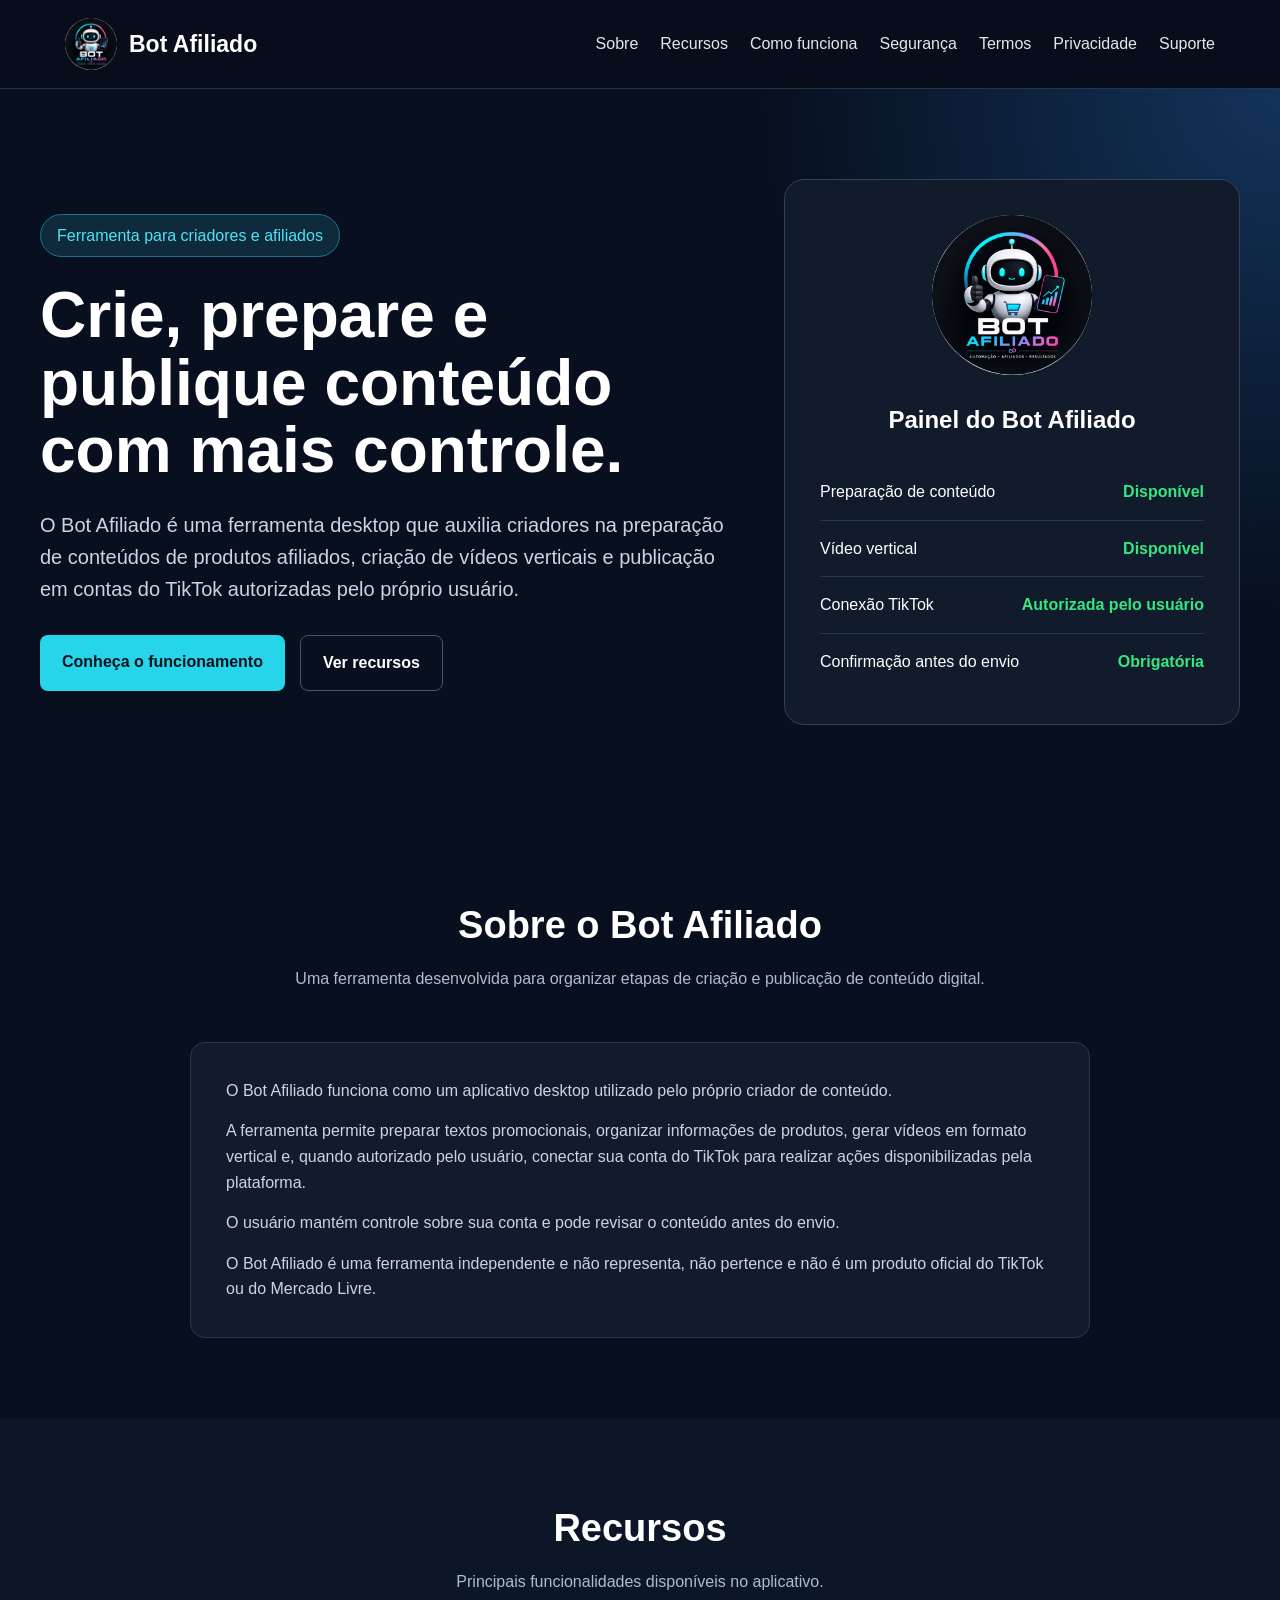
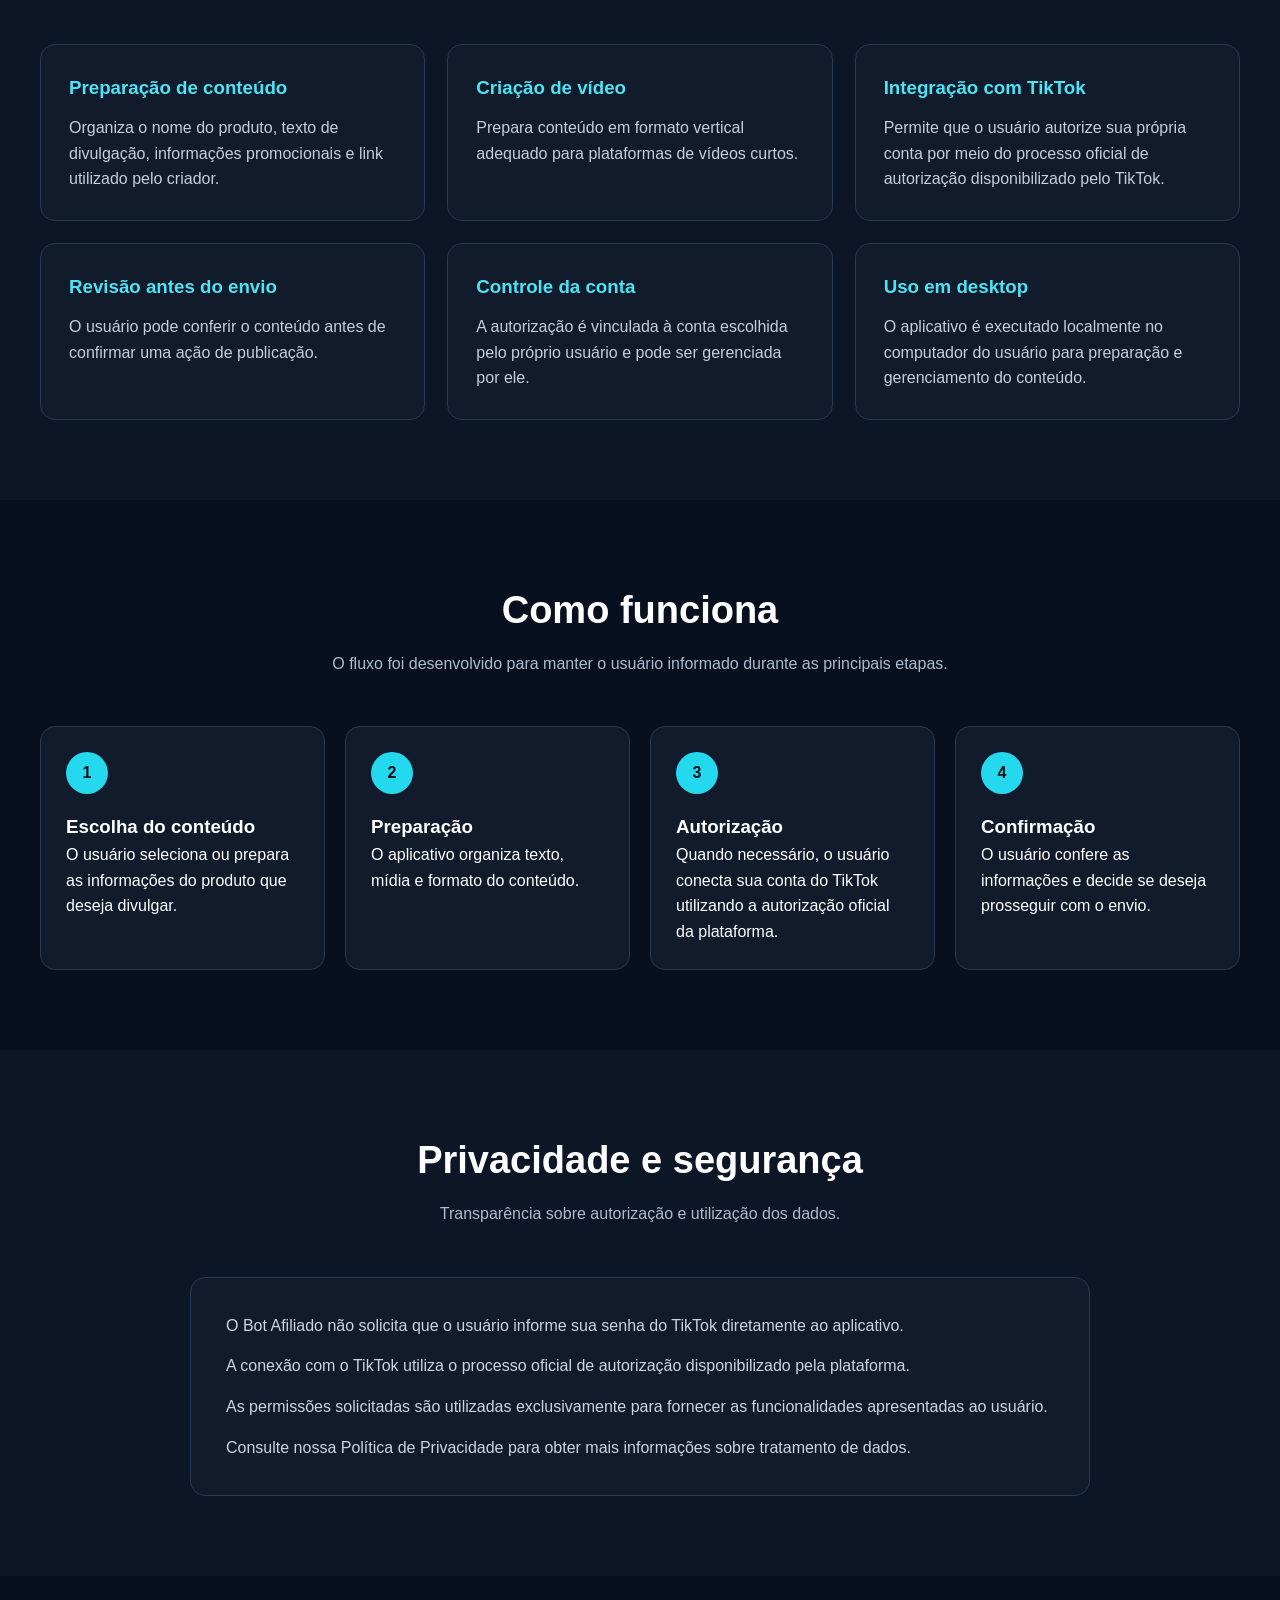
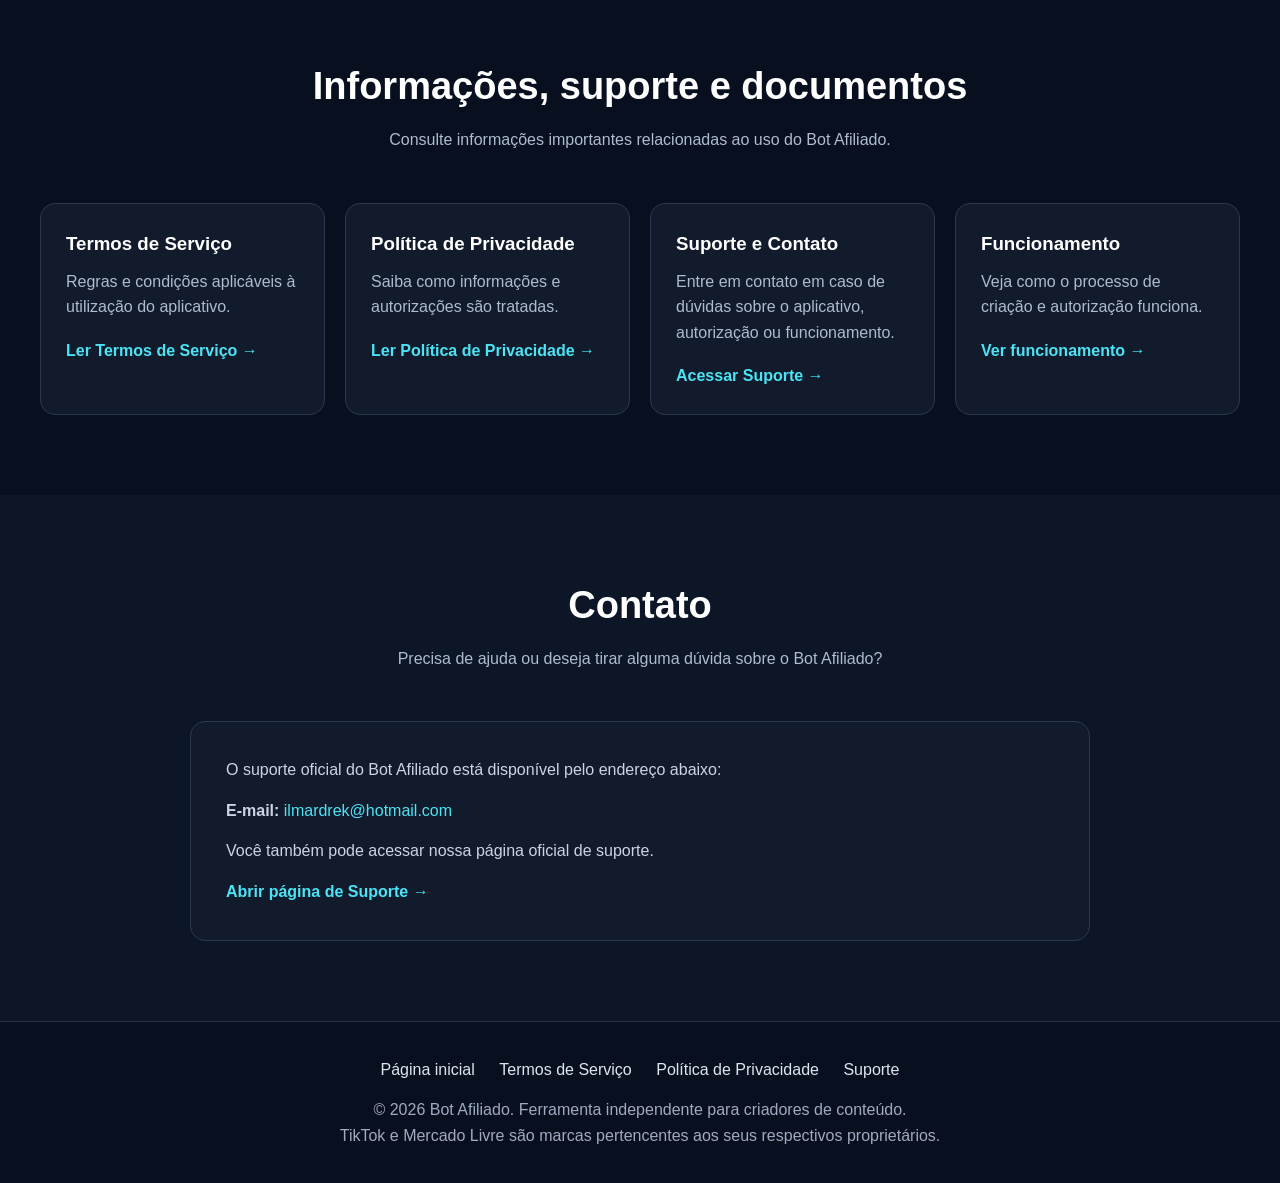
<file: index.html>
<!DOCTYPE html>
<html lang="pt-BR">
<head>
    <meta charset="UTF-8">
    <meta name="viewport" content="width=device-width, initial-scale=1.0">

    <title>Bot Afiliado | Ferramenta para Criadores de Conteúdo</title>

    <meta name="description"
          content="Bot Afiliado é uma ferramenta desktop para criação, preparação e publicação de conteúdos de produtos afiliados com integração autorizada pelo usuário ao TikTok.">

    <link rel="icon" type="image/png" href="bot_afiliado_1024x1024.png">

    <style>
        * {
            box-sizing: border-box;
            margin: 0;
            padding: 0;
        }

        body {
            font-family: Arial, Helvetica, sans-serif;
            background: #08101f;
            color: #ffffff;
            line-height: 1.6;
        }

        a {
            text-decoration: none;
            color: inherit;
        }

        header {
            background: #070d1a;
            border-bottom: 1px solid #26334b;
            position: sticky;
            top: 0;
            z-index: 10;
        }

        .nav {
            max-width: 1200px;
            margin: auto;
            padding: 18px 25px;
            display: flex;
            align-items: center;
            justify-content: space-between;
            gap: 20px;
        }

        .brand {
            display: flex;
            align-items: center;
            gap: 12px;
            font-size: 23px;
            font-weight: bold;
        }

        .brand img {
            width: 52px;
            height: 52px;
            border-radius: 50%;
        }

        .menu {
            display: flex;
            gap: 22px;
            flex-wrap: wrap;
        }

        .menu a {
            color: #e5e7eb;
        }

        .menu a:hover {
            color: #24d8ee;
        }

        .hero {
            padding: 90px 25px;
            background:
                radial-gradient(circle at top right, #12335a 0%, transparent 35%),
                #08101f;
        }

        .hero-container {
            max-width: 1200px;
            margin: auto;
            display: grid;
            grid-template-columns: 1.2fr 0.8fr;
            gap: 60px;
            align-items: center;
        }

        .badge {
            display: inline-block;
            border: 1px solid #1b7590;
            background: #102a3d;
            color: #4ce3f5;
            padding: 8px 16px;
            border-radius: 30px;
            margin-bottom: 25px;
        }

        h1 {
            font-size: 64px;
            line-height: 1.05;
            margin-bottom: 25px;
        }

        .hero p {
            color: #cbd5e1;
            font-size: 20px;
            max-width: 700px;
            margin-bottom: 30px;
        }

        .buttons {
            display: flex;
            gap: 15px;
            flex-wrap: wrap;
        }

        .button {
            display: inline-block;
            padding: 14px 22px;
            border-radius: 8px;
            font-weight: bold;
        }

        .primary {
            background: #26d5ea;
            color: #03121b;
        }

        .secondary {
            border: 1px solid #475569;
            color: #ffffff;
        }

        .panel {
            background: #111b2b;
            border: 1px solid #334155;
            border-radius: 20px;
            padding: 35px;
            text-align: center;
        }

        .panel img {
            width: 160px;
            max-width: 100%;
            margin-bottom: 18px;
            border-radius: 50%;
        }

        .panel h2 {
            margin-bottom: 25px;
        }

        .status {
            display: flex;
            justify-content: space-between;
            gap: 15px;
            padding: 15px 0;
            border-bottom: 1px solid #293548;
            text-align: left;
        }

        .status:last-child {
            border-bottom: none;
        }

        .ok {
            color: #35e681;
            font-weight: bold;
        }

        section {
            padding: 80px 25px;
        }

        .container {
            max-width: 1200px;
            margin: auto;
        }

        .section-title {
            text-align: center;
            margin-bottom: 50px;
        }

        .section-title h2 {
            font-size: 38px;
            margin-bottom: 10px;
        }

        .section-title p {
            color: #aebbd0;
            max-width: 760px;
            margin: auto;
        }

        .cards {
            display: grid;
            grid-template-columns: repeat(3, 1fr);
            gap: 22px;
        }

        .card {
            background: #111b2b;
            border: 1px solid #2b3950;
            border-radius: 15px;
            padding: 28px;
        }

        .card h3 {
            margin-bottom: 12px;
            color: #4ce3f5;
        }

        .card p {
            color: #c4cedc;
        }

        .light-section {
            background: #0c1627;
        }

        .steps {
            display: grid;
            grid-template-columns: repeat(4, 1fr);
            gap: 20px;
        }

        .step {
            background: #111b2b;
            border-radius: 15px;
            padding: 25px;
            border: 1px solid #2b3950;
        }

        .number {
            width: 42px;
            height: 42px;
            display: flex;
            justify-content: center;
            align-items: center;
            background: #24d8ee;
            color: #061019;
            font-weight: bold;
            border-radius: 50%;
            margin-bottom: 18px;
        }

        .info-box {
            max-width: 900px;
            margin: auto;
            background: #111b2b;
            border: 1px solid #2b3950;
            padding: 35px;
            border-radius: 15px;
        }

        .info-box p {
            color: #cbd5e1;
            margin-bottom: 15px;
        }

        .info-box p:last-child {
            margin-bottom: 0;
        }

        .links-area {
            display: grid;
            grid-template-columns: repeat(4, 1fr);
            gap: 20px;
        }

        .link-card {
            background: #111b2b;
            border: 1px solid #2b3950;
            border-radius: 15px;
            padding: 25px;
        }

        .link-card h3 {
            margin-bottom: 10px;
        }

        .link-card p {
            color: #aebbd0;
            margin-bottom: 18px;
        }

        .link-card a {
            color: #4ce3f5;
            font-weight: bold;
        }

        footer {
            border-top: 1px solid #26334b;
            padding: 35px 25px;
            text-align: center;
            color: #9eabc0;
        }

        footer .footer-links {
            margin-bottom: 15px;
        }

        footer a {
            color: #dce6f2;
            margin: 0 10px;
        }

        footer a:hover {
            color: #4ce3f5;
        }

        @media (max-width: 900px) {
            .hero-container {
                grid-template-columns: 1fr;
            }

            h1 {
                font-size: 44px;
            }

            .cards,
            .steps,
            .links-area {
                grid-template-columns: 1fr;
            }

            .nav {
                flex-direction: column;
            }

            .menu {
                justify-content: center;
            }
        }
    </style>
</head>

<body>

<header>
    <nav class="nav">

        <a href="index.html" class="brand">
            <img src="bot_afiliado_1024x1024.png" alt="Logo Bot Afiliado">
            <span>Bot Afiliado</span>
        </a>

        <div class="menu">
            <a href="#sobre">Sobre</a>
            <a href="#recursos">Recursos</a>
            <a href="#funcionamento">Como funciona</a>
            <a href="#seguranca">Segurança</a>
            <a href="termos.html">Termos</a>
            <a href="privacidade.html">Privacidade</a>
            <a href="suporte.html">Suporte</a>
        </div>

    </nav>
</header>

<main>

<section class="hero">

    <div class="hero-container">

        <div>

            <span class="badge">
                Ferramenta para criadores e afiliados
            </span>

            <h1>
                Crie, prepare e publique conteúdo com mais controle.
            </h1>

            <p>
                O Bot Afiliado é uma ferramenta desktop que auxilia criadores
                na preparação de conteúdos de produtos afiliados, criação de
                vídeos verticais e publicação em contas do TikTok autorizadas
                pelo próprio usuário.
            </p>

            <div class="buttons">

                <a class="button primary" href="#funcionamento">
                    Conheça o funcionamento
                </a>

                <a class="button secondary" href="#recursos">
                    Ver recursos
                </a>

            </div>

        </div>

        <div class="panel">

            <img src="bot_afiliado_1024x1024.png"
                 alt="Bot Afiliado">

            <h2>Painel do Bot Afiliado</h2>

            <div class="status">
                <span>Preparação de conteúdo</span>
                <span class="ok">Disponível</span>
            </div>

            <div class="status">
                <span>Vídeo vertical</span>
                <span class="ok">Disponível</span>
            </div>

            <div class="status">
                <span>Conexão TikTok</span>
                <span class="ok">Autorizada pelo usuário</span>
            </div>

            <div class="status">
                <span>Confirmação antes do envio</span>
                <span class="ok">Obrigatória</span>
            </div>

        </div>

    </div>

</section>


<section id="sobre">

    <div class="container">

        <div class="section-title">

            <h2>Sobre o Bot Afiliado</h2>

            <p>
                Uma ferramenta desenvolvida para organizar etapas de criação
                e publicação de conteúdo digital.
            </p>

        </div>

        <div class="info-box">

            <p>
                O Bot Afiliado funciona como um aplicativo desktop utilizado
                pelo próprio criador de conteúdo.
            </p>

            <p>
                A ferramenta permite preparar textos promocionais, organizar
                informações de produtos, gerar vídeos em formato vertical e,
                quando autorizado pelo usuário, conectar sua conta do TikTok
                para realizar ações disponibilizadas pela plataforma.
            </p>

            <p>
                O usuário mantém controle sobre sua conta e pode revisar o
                conteúdo antes do envio.
            </p>

            <p>
                O Bot Afiliado é uma ferramenta independente e não representa,
                não pertence e não é um produto oficial do TikTok ou do
                Mercado Livre.
            </p>

        </div>

    </div>

</section>


<section id="recursos" class="light-section">

    <div class="container">

        <div class="section-title">

            <h2>Recursos</h2>

            <p>
                Principais funcionalidades disponíveis no aplicativo.
            </p>

        </div>

        <div class="cards">

            <div class="card">

                <h3>Preparação de conteúdo</h3>

                <p>
                    Organiza o nome do produto, texto de divulgação,
                    informações promocionais e link utilizado pelo criador.
                </p>

            </div>

            <div class="card">

                <h3>Criação de vídeo</h3>

                <p>
                    Prepara conteúdo em formato vertical adequado para
                    plataformas de vídeos curtos.
                </p>

            </div>

            <div class="card">

                <h3>Integração com TikTok</h3>

                <p>
                    Permite que o usuário autorize sua própria conta por meio
                    do processo oficial de autorização disponibilizado pelo TikTok.
                </p>

            </div>

            <div class="card">

                <h3>Revisão antes do envio</h3>

                <p>
                    O usuário pode conferir o conteúdo antes de confirmar uma
                    ação de publicação.
                </p>

            </div>

            <div class="card">

                <h3>Controle da conta</h3>

                <p>
                    A autorização é vinculada à conta escolhida pelo próprio
                    usuário e pode ser gerenciada por ele.
                </p>

            </div>

            <div class="card">

                <h3>Uso em desktop</h3>

                <p>
                    O aplicativo é executado localmente no computador do
                    usuário para preparação e gerenciamento do conteúdo.
                </p>

            </div>

        </div>

    </div>

</section>


<section id="funcionamento">

    <div class="container">

        <div class="section-title">

            <h2>Como funciona</h2>

            <p>
                O fluxo foi desenvolvido para manter o usuário informado
                durante as principais etapas.
            </p>

        </div>

        <div class="steps">

            <div class="step">

                <div class="number">1</div>

                <h3>Escolha do conteúdo</h3>

                <p>
                    O usuário seleciona ou prepara as informações do produto
                    que deseja divulgar.
                </p>

            </div>

            <div class="step">

                <div class="number">2</div>

                <h3>Preparação</h3>

                <p>
                    O aplicativo organiza texto, mídia e formato do conteúdo.
                </p>

            </div>

            <div class="step">

                <div class="number">3</div>

                <h3>Autorização</h3>

                <p>
                    Quando necessário, o usuário conecta sua conta do TikTok
                    utilizando a autorização oficial da plataforma.
                </p>

            </div>

            <div class="step">

                <div class="number">4</div>

                <h3>Confirmação</h3>

                <p>
                    O usuário confere as informações e decide se deseja
                    prosseguir com o envio.
                </p>

            </div>

        </div>

    </div>

</section>


<section id="seguranca" class="light-section">

    <div class="container">

        <div class="section-title">

            <h2>Privacidade e segurança</h2>

            <p>
                Transparência sobre autorização e utilização dos dados.
            </p>

        </div>

        <div class="info-box">

            <p>
                O Bot Afiliado não solicita que o usuário informe sua senha
                do TikTok diretamente ao aplicativo.
            </p>

            <p>
                A conexão com o TikTok utiliza o processo oficial de
                autorização disponibilizado pela plataforma.
            </p>

            <p>
                As permissões solicitadas são utilizadas exclusivamente para
                fornecer as funcionalidades apresentadas ao usuário.
            </p>

            <p>
                Consulte nossa Política de Privacidade para obter mais
                informações sobre tratamento de dados.
            </p>

        </div>

    </div>

</section>


<section id="informacoes">

    <div class="container">

        <div class="section-title">

            <h2>Informações, suporte e documentos</h2>

            <p>
                Consulte informações importantes relacionadas ao uso
                do Bot Afiliado.
            </p>

        </div>

        <div class="links-area">

            <div class="link-card">

                <h3>Termos de Serviço</h3>

                <p>
                    Regras e condições aplicáveis à utilização do aplicativo.
                </p>

                <a href="termos.html">
                    Ler Termos de Serviço →
                </a>

            </div>

            <div class="link-card">

                <h3>Política de Privacidade</h3>

                <p>
                    Saiba como informações e autorizações são tratadas.
                </p>

                <a href="privacidade.html">
                    Ler Política de Privacidade →
                </a>

            </div>

            <div class="link-card">

                <h3>Suporte e Contato</h3>

                <p>
                    Entre em contato em caso de dúvidas sobre o aplicativo,
                    autorização ou funcionamento.
                </p>

                <a href="suporte.html">
                    Acessar Suporte →
                </a>

            </div>

            <div class="link-card">

                <h3>Funcionamento</h3>

                <p>
                    Veja como o processo de criação e autorização funciona.
                </p>

                <a href="#funcionamento">
                    Ver funcionamento →
                </a>

            </div>

        </div>

    </div>

</section>


<section class="light-section">

    <div class="container">

        <div class="section-title">

            <h2>Contato</h2>

            <p>
                Precisa de ajuda ou deseja tirar alguma dúvida sobre
                o Bot Afiliado?
            </p>

        </div>

        <div class="info-box">

            <p>
                O suporte oficial do Bot Afiliado está disponível pelo
                endereço abaixo:
            </p>

            <p>
                <strong>E-mail:</strong>
                <a href="mailto:ilmardrek@hotmail.com"
                   style="color:#4ce3f5;">
                    ilmardrek@hotmail.com
                </a>
            </p>

            <p>
                Você também pode acessar nossa página oficial de suporte.
            </p>

            <p>
                <a href="suporte.html"
                   style="color:#4ce3f5;font-weight:bold;">
                    Abrir página de Suporte →
                </a>
            </p>

        </div>

    </div>

</section>

</main>


<footer>

    <div class="footer-links">

        <a href="index.html">
            Página inicial
        </a>

        <a href="termos.html">
            Termos de Serviço
        </a>

        <a href="privacidade.html">
            Política de Privacidade
        </a>

        <a href="suporte.html">
            Suporte
        </a>

    </div>

    <p>
        © 2026 Bot Afiliado. Ferramenta independente para criadores de conteúdo.
    </p>

    <p>
        TikTok e Mercado Livre são marcas pertencentes aos seus respectivos proprietários.
    </p>

</footer>

</body>
</html>
</file>
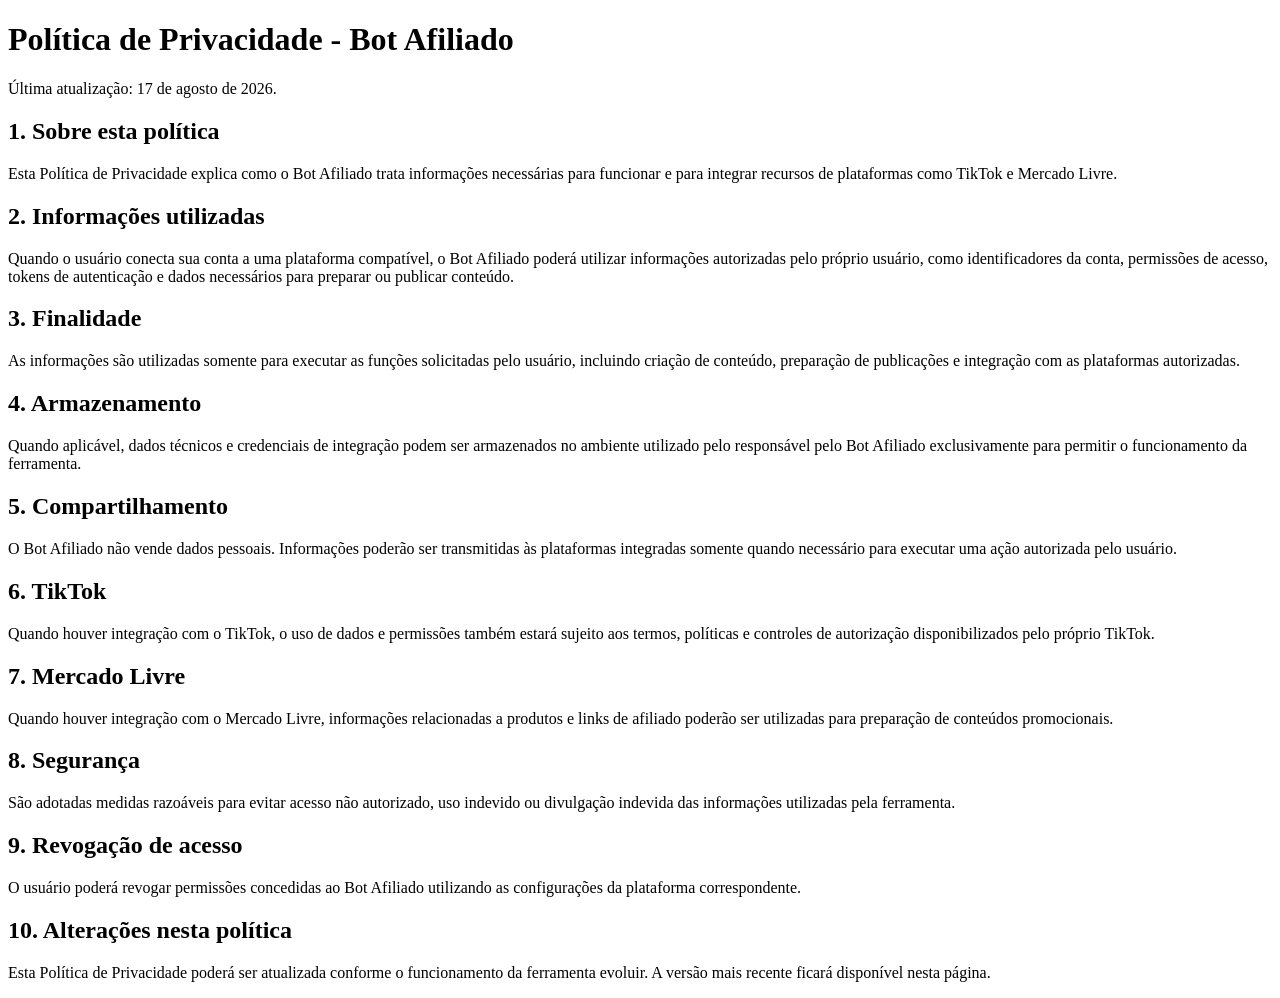
<file: privacidade.html>
<!DOCTYPE html>
<html lang="pt-BR">
<head>
  <meta charset="UTF-8">
  <meta name="viewport" content="width=device-width, initial-scale=1.0">
  <title>Política de Privacidade - Bot Afiliado</title>
</head>
<body>
  <h1>Política de Privacidade - Bot Afiliado</h1>

  <p>Última atualização: 17 de agosto de 2026.</p>

  <h2>1. Sobre esta política</h2>
  <p>
    Esta Política de Privacidade explica como o Bot Afiliado trata
    informações necessárias para funcionar e para integrar recursos
    de plataformas como TikTok e Mercado Livre.
  </p>

  <h2>2. Informações utilizadas</h2>
  <p>
    Quando o usuário conecta sua conta a uma plataforma compatível,
    o Bot Afiliado poderá utilizar informações autorizadas pelo próprio
    usuário, como identificadores da conta, permissões de acesso,
    tokens de autenticação e dados necessários para preparar ou publicar conteúdo.
  </p>

  <h2>3. Finalidade</h2>
  <p>
    As informações são utilizadas somente para executar as funções
    solicitadas pelo usuário, incluindo criação de conteúdo,
    preparação de publicações e integração com as plataformas autorizadas.
  </p>

  <h2>4. Armazenamento</h2>
  <p>
    Quando aplicável, dados técnicos e credenciais de integração podem
    ser armazenados no ambiente utilizado pelo responsável pelo Bot Afiliado
    exclusivamente para permitir o funcionamento da ferramenta.
  </p>

  <h2>5. Compartilhamento</h2>
  <p>
    O Bot Afiliado não vende dados pessoais. Informações poderão ser
    transmitidas às plataformas integradas somente quando necessário
    para executar uma ação autorizada pelo usuário.
  </p>

  <h2>6. TikTok</h2>
  <p>
    Quando houver integração com o TikTok, o uso de dados e permissões
    também estará sujeito aos termos, políticas e controles de autorização
    disponibilizados pelo próprio TikTok.
  </p>

  <h2>7. Mercado Livre</h2>
  <p>
    Quando houver integração com o Mercado Livre, informações relacionadas
    a produtos e links de afiliado poderão ser utilizadas para preparação
    de conteúdos promocionais.
  </p>

  <h2>8. Segurança</h2>
  <p>
    São adotadas medidas razoáveis para evitar acesso não autorizado,
    uso indevido ou divulgação indevida das informações utilizadas pela ferramenta.
  </p>

  <h2>9. Revogação de acesso</h2>
  <p>
    O usuário poderá revogar permissões concedidas ao Bot Afiliado
    utilizando as configurações da plataforma correspondente.
  </p>

  <h2>10. Alterações nesta política</h2>
  <p>
    Esta Política de Privacidade poderá ser atualizada conforme o
    funcionamento da ferramenta evoluir. A versão mais recente ficará
    disponível nesta página.
  </p>
</body>
</html>
</file>
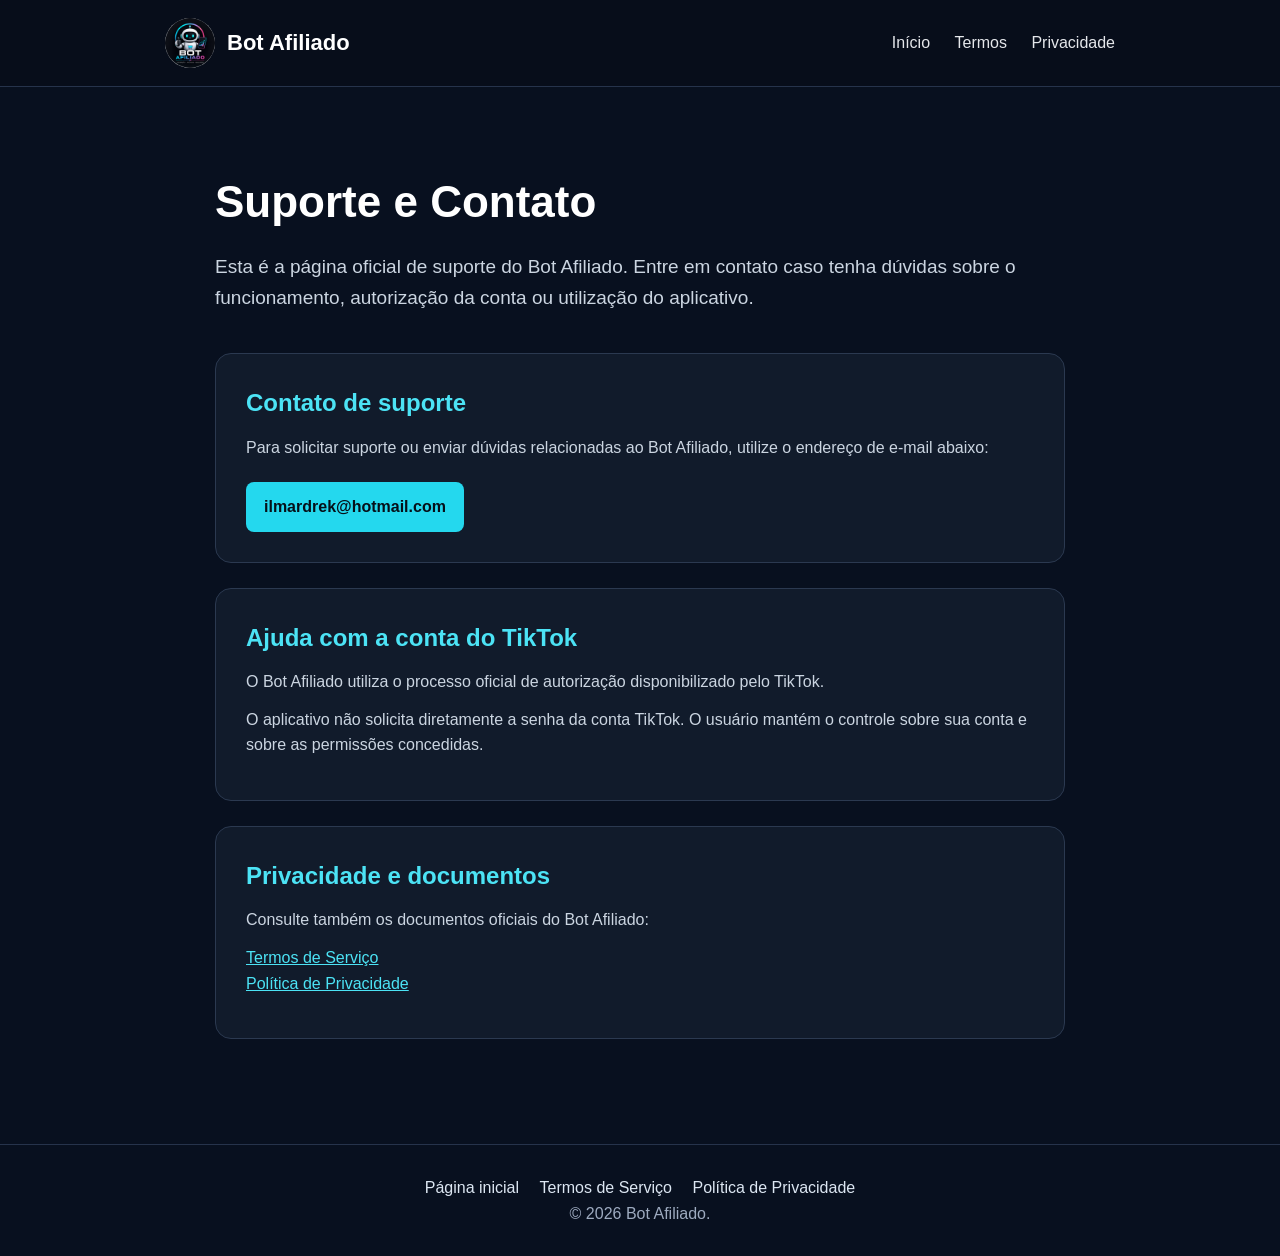
<file: suporte.html>
<!DOCTYPE html>
<html lang="pt-BR">
<head>
    <meta charset="UTF-8">
    <meta name="viewport" content="width=device-width, initial-scale=1.0">

    <title>Suporte | Bot Afiliado</title>

    <meta name="description"
          content="Página oficial de suporte e contato do Bot Afiliado.">

    <link rel="icon" type="image/png" href="bot_afiliado_1024x1024.png">

    <style>
        * {
            box-sizing: border-box;
            margin: 0;
            padding: 0;
        }

        body {
            font-family: Arial, Helvetica, sans-serif;
            background: #08101f;
            color: #ffffff;
            line-height: 1.6;
        }

        header {
            background: #070d1a;
            border-bottom: 1px solid #26334b;
        }

        .nav {
            max-width: 1000px;
            margin: auto;
            padding: 18px 25px;
            display: flex;
            justify-content: space-between;
            align-items: center;
        }

        .brand {
            display: flex;
            align-items: center;
            gap: 12px;
            color: white;
            text-decoration: none;
            font-size: 22px;
            font-weight: bold;
        }

        .brand img {
            width: 50px;
            height: 50px;
            border-radius: 50%;
        }

        .nav-links a {
            color: #e5e7eb;
            text-decoration: none;
            margin-left: 20px;
        }

        .nav-links a:hover {
            color: #4ce3f5;
        }

        main {
            max-width: 900px;
            margin: auto;
            padding: 80px 25px;
        }

        h1 {
            font-size: 44px;
            margin-bottom: 15px;
        }

        .intro {
            color: #cbd5e1;
            font-size: 19px;
            margin-bottom: 40px;
        }

        .card {
            background: #111b2b;
            border: 1px solid #2b3950;
            border-radius: 16px;
            padding: 30px;
            margin-bottom: 25px;
        }

        .card h2 {
            margin-bottom: 12px;
            color: #4ce3f5;
        }

        .card p {
            color: #cbd5e1;
            margin-bottom: 12px;
        }

        .email {
            display: inline-block;
            background: #24d8ee;
            color: #061019;
            padding: 12px 18px;
            border-radius: 8px;
            font-weight: bold;
            text-decoration: none;
            margin-top: 10px;
        }

        .links a {
            color: #4ce3f5;
        }

        footer {
            border-top: 1px solid #26334b;
            text-align: center;
            padding: 30px 20px;
            color: #9eabc0;
        }

        footer a {
            color: #dce6f2;
            margin: 0 8px;
            text-decoration: none;
        }
    </style>
</head>

<body>

<header>
    <div class="nav">
        <a href="index.html" class="brand">
            <img src="bot_afiliado_1024x1024.png" alt="Logo Bot Afiliado">
            Bot Afiliado
        </a>

        <div class="nav-links">
            <a href="index.html">Início</a>
            <a href="termos.html">Termos</a>
            <a href="privacidade.html">Privacidade</a>
        </div>
    </div>
</header>

<main>

    <h1>Suporte e Contato</h1>

    <p class="intro">
        Esta é a página oficial de suporte do Bot Afiliado.
        Entre em contato caso tenha dúvidas sobre o funcionamento,
        autorização da conta ou utilização do aplicativo.
    </p>

    <div class="card">
        <h2>Contato de suporte</h2>

        <p>
            Para solicitar suporte ou enviar dúvidas relacionadas ao
            Bot Afiliado, utilize o endereço de e-mail abaixo:
        </p>

        <a class="email" href="mailto:ilmardrek@hotmail.com">
            ilmardrek@hotmail.com
        </a>
    </div>

    <div class="card">
        <h2>Ajuda com a conta do TikTok</h2>

        <p>
            O Bot Afiliado utiliza o processo oficial de autorização
            disponibilizado pelo TikTok.
        </p>

        <p>
            O aplicativo não solicita diretamente a senha da conta TikTok.
            O usuário mantém o controle sobre sua conta e sobre as
            permissões concedidas.
        </p>
    </div>

    <div class="card">
        <h2>Privacidade e documentos</h2>

        <p>
            Consulte também os documentos oficiais do Bot Afiliado:
        </p>

        <p class="links">
            <a href="termos.html">Termos de Serviço</a><br>
            <a href="privacidade.html">Política de Privacidade</a>
        </p>
    </div>

</main>

<footer>
    <p>
        <a href="index.html">Página inicial</a>
        <a href="termos.html">Termos de Serviço</a>
        <a href="privacidade.html">Política de Privacidade</a>
    </p>

    <p>© 2026 Bot Afiliado.</p>
</footer>

</body>
</html>
</file>
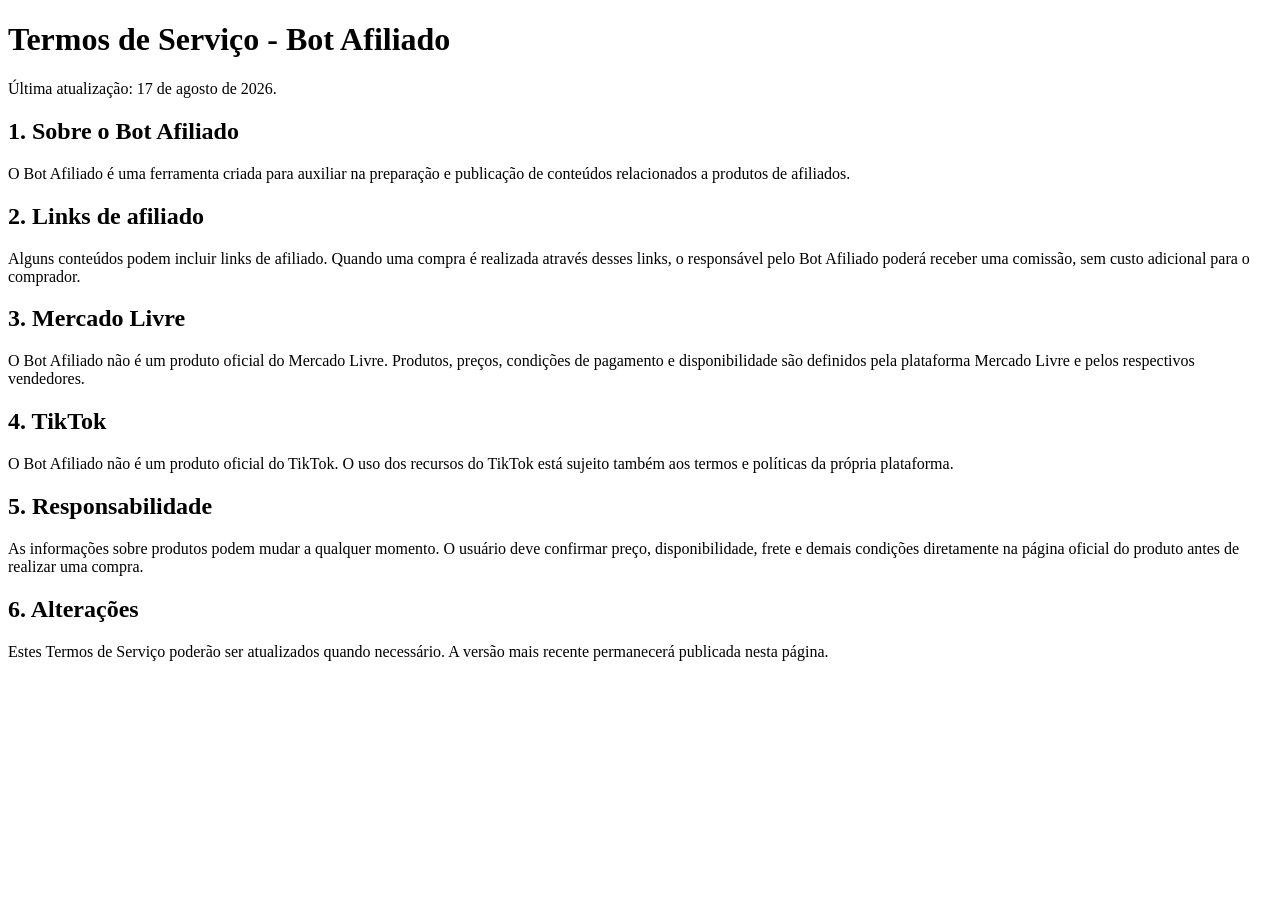
<file: termos.html>
<!DOCTYPE html>
<html lang="pt-BR">
<head>
  <meta charset="UTF-8">
  <meta name="viewport" content="width=device-width, initial-scale=1.0">
  <title>Termos de Serviço - Bot Afiliado</title>
</head>
<body>
  <h1>Termos de Serviço - Bot Afiliado</h1>

  <p>Última atualização: 17 de agosto de 2026.</p>

  <h2>1. Sobre o Bot Afiliado</h2>
  <p>
    O Bot Afiliado é uma ferramenta criada para auxiliar na preparação
    e publicação de conteúdos relacionados a produtos de afiliados.
  </p>

  <h2>2. Links de afiliado</h2>
  <p>
    Alguns conteúdos podem incluir links de afiliado. Quando uma compra
    é realizada através desses links, o responsável pelo Bot Afiliado
    poderá receber uma comissão, sem custo adicional para o comprador.
  </p>

  <h2>3. Mercado Livre</h2>
  <p>
    O Bot Afiliado não é um produto oficial do Mercado Livre.
    Produtos, preços, condições de pagamento e disponibilidade são
    definidos pela plataforma Mercado Livre e pelos respectivos vendedores.
  </p>

  <h2>4. TikTok</h2>
  <p>
    O Bot Afiliado não é um produto oficial do TikTok. O uso dos recursos
    do TikTok está sujeito também aos termos e políticas da própria plataforma.
  </p>

  <h2>5. Responsabilidade</h2>
  <p>
    As informações sobre produtos podem mudar a qualquer momento.
    O usuário deve confirmar preço, disponibilidade, frete e demais condições
    diretamente na página oficial do produto antes de realizar uma compra.
  </p>

  <h2>6. Alterações</h2>
  <p>
    Estes Termos de Serviço poderão ser atualizados quando necessário.
    A versão mais recente permanecerá publicada nesta página.
  </p>
</body>
</html>
</file>
